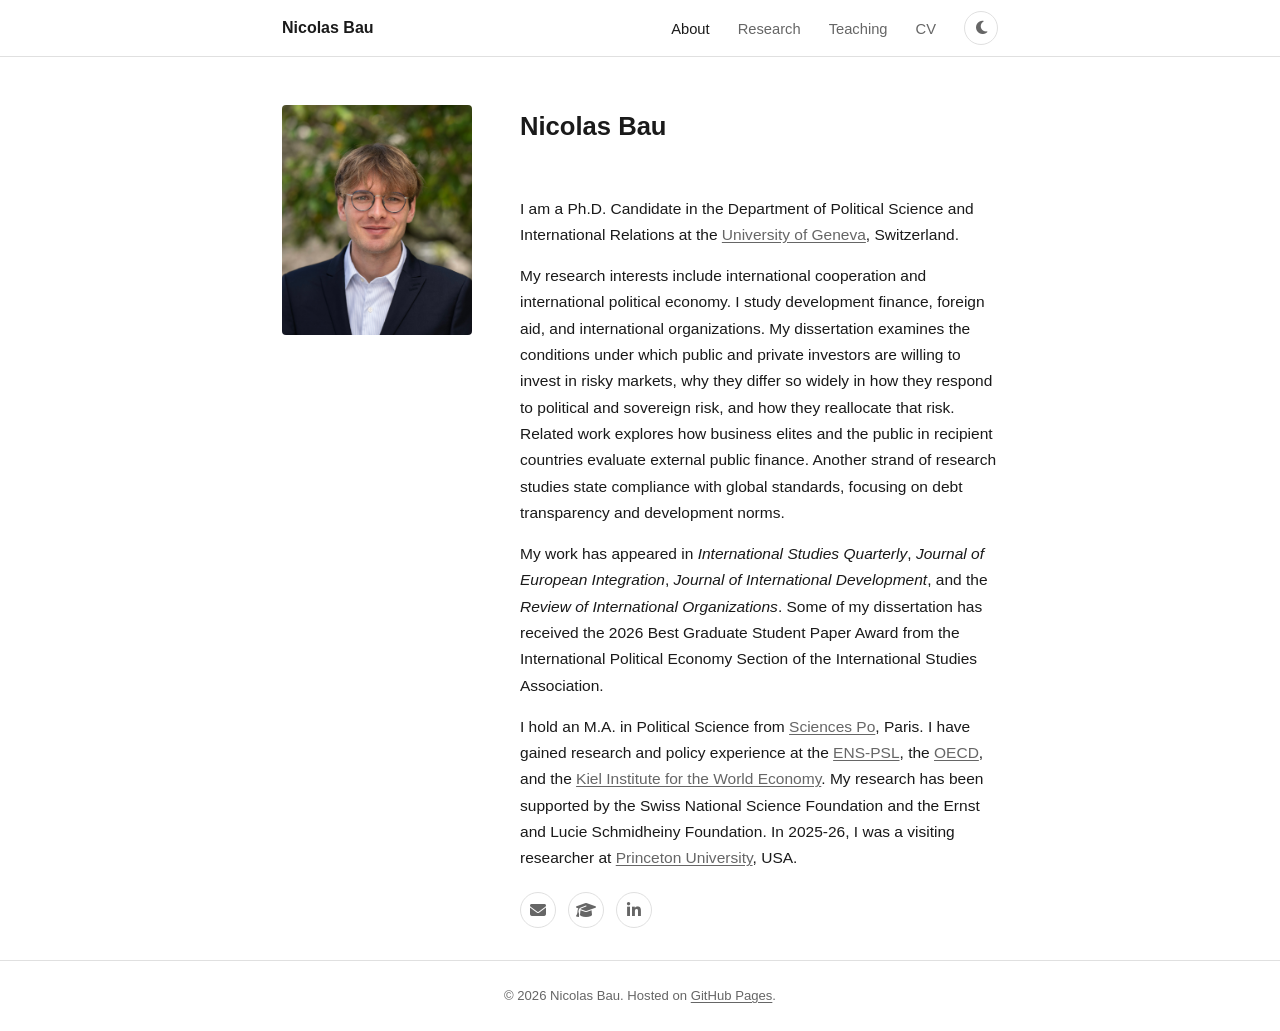
<file: index.html>
<!DOCTYPE html>
<html lang="en">
<head>
    <meta charset="UTF-8">
    <meta name="viewport" content="width=device-width, initial-scale=1.0">
    <title>Nicolas Bau</title>
    <link rel="stylesheet" href="style.css">
    <link rel="preconnect" href="https://fonts.googleapis.com">
    <link rel="preconnect" href="https://fonts.gstatic.com" crossorigin>
    <link href="https://fonts.googleapis.com/css2?family=Source+Sans+3:wght@300;400;600;700&family=Source+Serif+4:wght@400;600&display=swap" rel="stylesheet">
    <link rel="stylesheet" href="https://cdnjs.cloudflare.com/ajax/libs/font-awesome/6.5.1/css/all.min.css">
</head>
<body>

    <!-- Navigation -->
    <nav class="navbar">
        <div class="nav-container">
            <a href="index.html" class="nav-name">Nicolas Bau</a>
            <button class="nav-toggle" aria-label="Toggle navigation">
                <span></span><span></span><span></span>
            </button>
            <ul class="nav-links">
                <li><a href="index.html" class="active">About</a></li>
                <li><a href="research.html">Research</a></li>
                <li><a href="teaching.html">Teaching</a></li>
                <li><a href="cv.html">CV</a></li>
            </ul>
            <button class="theme-toggle" aria-label="Toggle dark mode" title="Toggle dark/light mode">
                <i class="fas fa-moon"></i>
            </button>
        </div>
    </nav>

    <!-- Main Content -->
    <main class="container">
        <section class="about-section">
            <div class="about-photo">
                <img src="photo.jpg" alt="Nicolas Bau">
            </div>
            <div class="about-text">
                <h1>Nicolas Bau</h1>
                <p class="subtitle"><br></p>
                <p class="bio">
                    I am a Ph.D. Candidate in the Department of Political Science and International Relations at the <a href="https://www.unige.ch/sciences-societe/speri/" target="_blank" class="bio-link">University of Geneva</a>, Switzerland. 

                </p>
                <p class="bio">
                    My research interests include international cooperation and international political economy. I study development finance, foreign aid, and international organizations. My dissertation examines the conditions under which public and private investors are willing to invest in risky markets, why they differ so widely in how they respond to political and sovereign risk, and how they reallocate that risk. Related work explores how business elites and the public in recipient countries evaluate external public finance. Another strand of research studies state compliance with global standards, focusing on debt transparency and development norms.

                    
                </p>

                <p class="bio">
                My work has appeared in <em>International Studies Quarterly</em>, <em>Journal of European Integration</em>, <em>Journal of International Development</em>, and the <em>Review of International Organizations</em>. Some of my dissertation has received the 2026 Best Graduate Student Paper Award from the International Political Economy Section of the International Studies Association.  
                    </p>

                <p class="bio">
                    I hold an M.A. in Political Science from <a href="https://www.sciencespo.fr/ecole-recherche/en/" target="_blank" class="bio-link">Sciences Po</a>, Paris. I have gained research and policy experience at the <a href="https://www.ens.psl.eu" target="_blank" class="bio-link">ENS-PSL</a>, the <a href="https://www.oecd.org/en/about/committees/development-assistance-committee.html" target="_blank" class="bio-link">OECD</a>, and the <a href="https://www.kielinstitut.de/?" target="_blank" class="bio-link">Kiel Institute for the World Economy</a>. My research has been supported by the Swiss National Science Foundation and the Ernst and Lucie Schmidheiny Foundation. In 2025-26, I was a visiting researcher at <a href="https://politics.princeton.edu/" target="_blank" class="bio-link">Princeton University</a>, USA. 
 
                </p>

                <div class="contact-links">
                    <a href="mailto:nicolas.bau@unige.ch" title="Email"><i class="fas fa-envelope"></i></a>
                    <a href="https://scholar.google.com/citations?user=7ZSGZasAAAAJ&hl=fr&oi=ao" title="Google Scholar" target="_blank"><i class="fas fa-graduation-cap"></i></a>
                    <a href="https://www.linkedin.com/in/nicolasbau/" title="LinkedIn" target="_blank"><i class="fab fa-linkedin-in"></i></a>
                </div>
            </div>
        </section>
    </main>

    <footer>
        <div class="container">
            <p>&copy; 2026 Nicolas Bau. Hosted on <a href="https://pages.github.com/" target="_blank">GitHub Pages</a>.</p>
        </div>
    </footer>

    <script src="script.js"></script>
</body>
</html>
</file>
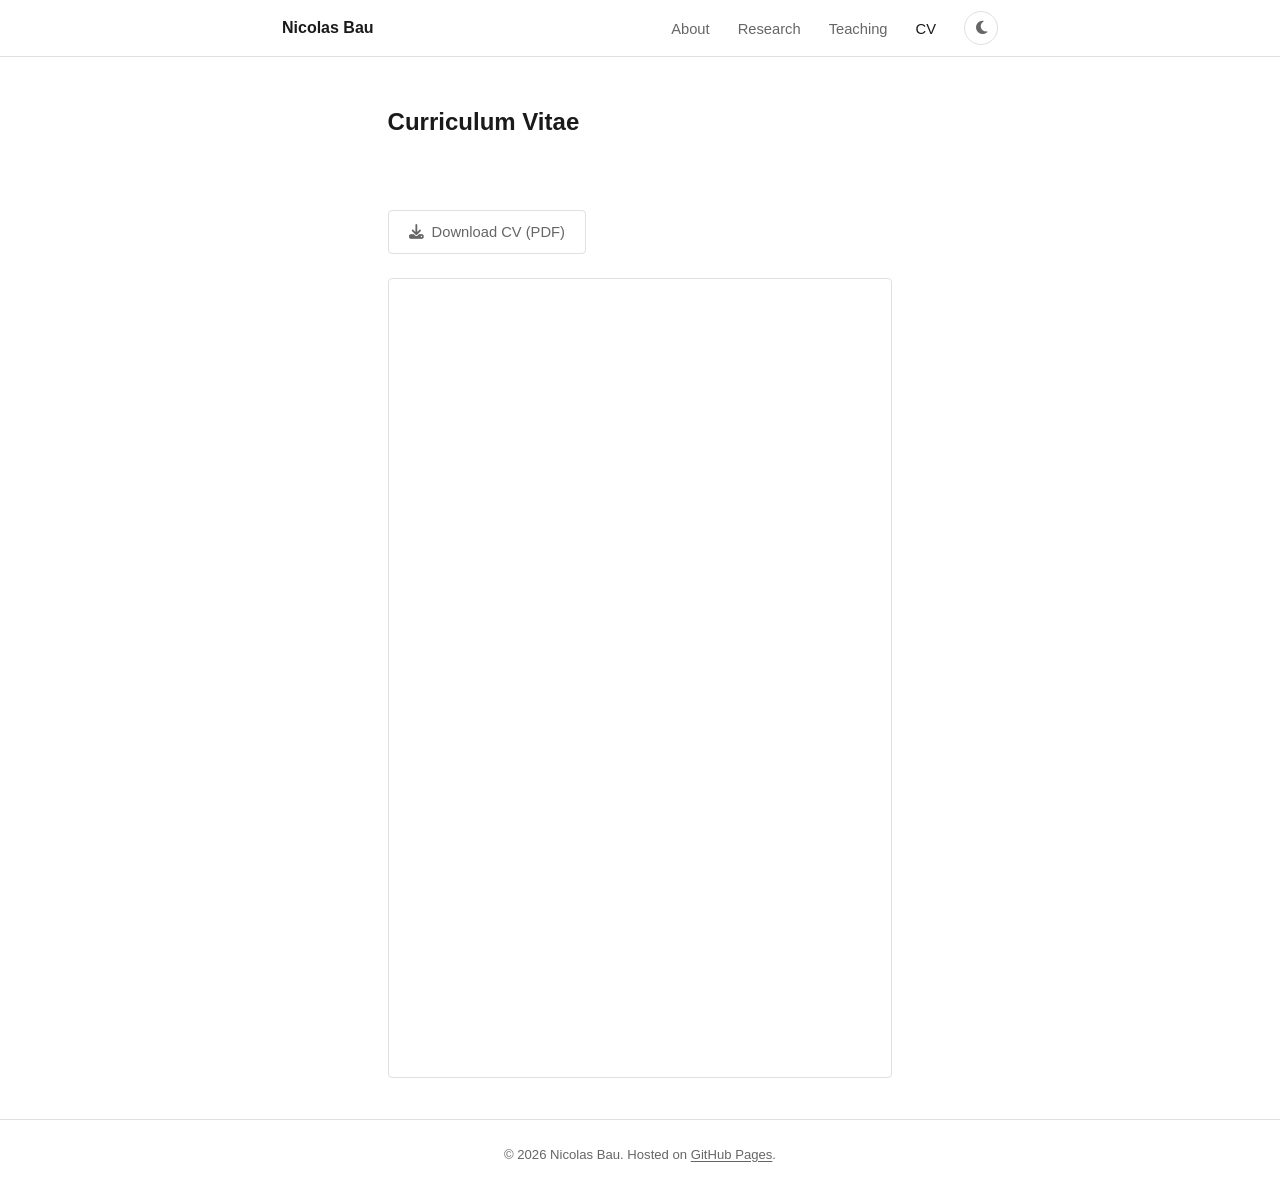
<file: cv.html>
<!DOCTYPE html>
<html lang="en">
<head>
    <meta charset="UTF-8">
    <meta name="viewport" content="width=device-width, initial-scale=1.0">
    <title>CV - Nicolas Bau</title>
    <link rel="stylesheet" href="style.css">
    <link rel="preconnect" href="https://fonts.googleapis.com">
    <link rel="preconnect" href="https://fonts.gstatic.com" crossorigin>
    <link href="https://fonts.googleapis.com/css2?family=Source+Sans+3:wght@300;400;600;700&family=Source+Serif+4:wght@400;600&display=swap" rel="stylesheet">
    <link rel="stylesheet" href="https://cdnjs.cloudflare.com/ajax/libs/font-awesome/6.5.1/css/all.min.css">
</head>
<body>

    <nav class="navbar">
        <div class="nav-container">
            <a href="index.html" class="nav-name">Nicolas Bau</a>
            <button class="nav-toggle" aria-label="Toggle navigation">
                <span></span><span></span><span></span>
            </button>
            <ul class="nav-links">
                <li><a href="index.html">About</a></li>
                <li><a href="research.html">Research</a></li>
                <li><a href="teaching.html">Teaching</a></li>
                <li><a href="cv.html" class="active">CV</a></li>
            </ul>
            <button class="theme-toggle" aria-label="Toggle dark mode" title="Toggle dark/light mode">
                <i class="fas fa-moon"></i>
            </button>
        </div>
    </nav>

    <main class="container">
        <div class="page-header">
            <h1>Curriculum Vitae</h1>
        </div>

        <div style="padding: 2rem 0;">
            <a href="nb_cv.pdf" class="cv-download" target="_blank">
                <i class="fas fa-download"></i> Download CV (PDF)
            </a>

            <iframe src="nb_cv.pdf" class="cv-embed" title="CV"></iframe>
        </div>
    </main>

    <footer>
        <div class="container">
            <p>&copy; 2026 Nicolas Bau. Hosted on <a href="https://pages.github.com/" target="_blank">GitHub Pages</a>.</p>
        </div>
    </footer>

    <script src="script.js"></script>
</body>
</html>
</file>
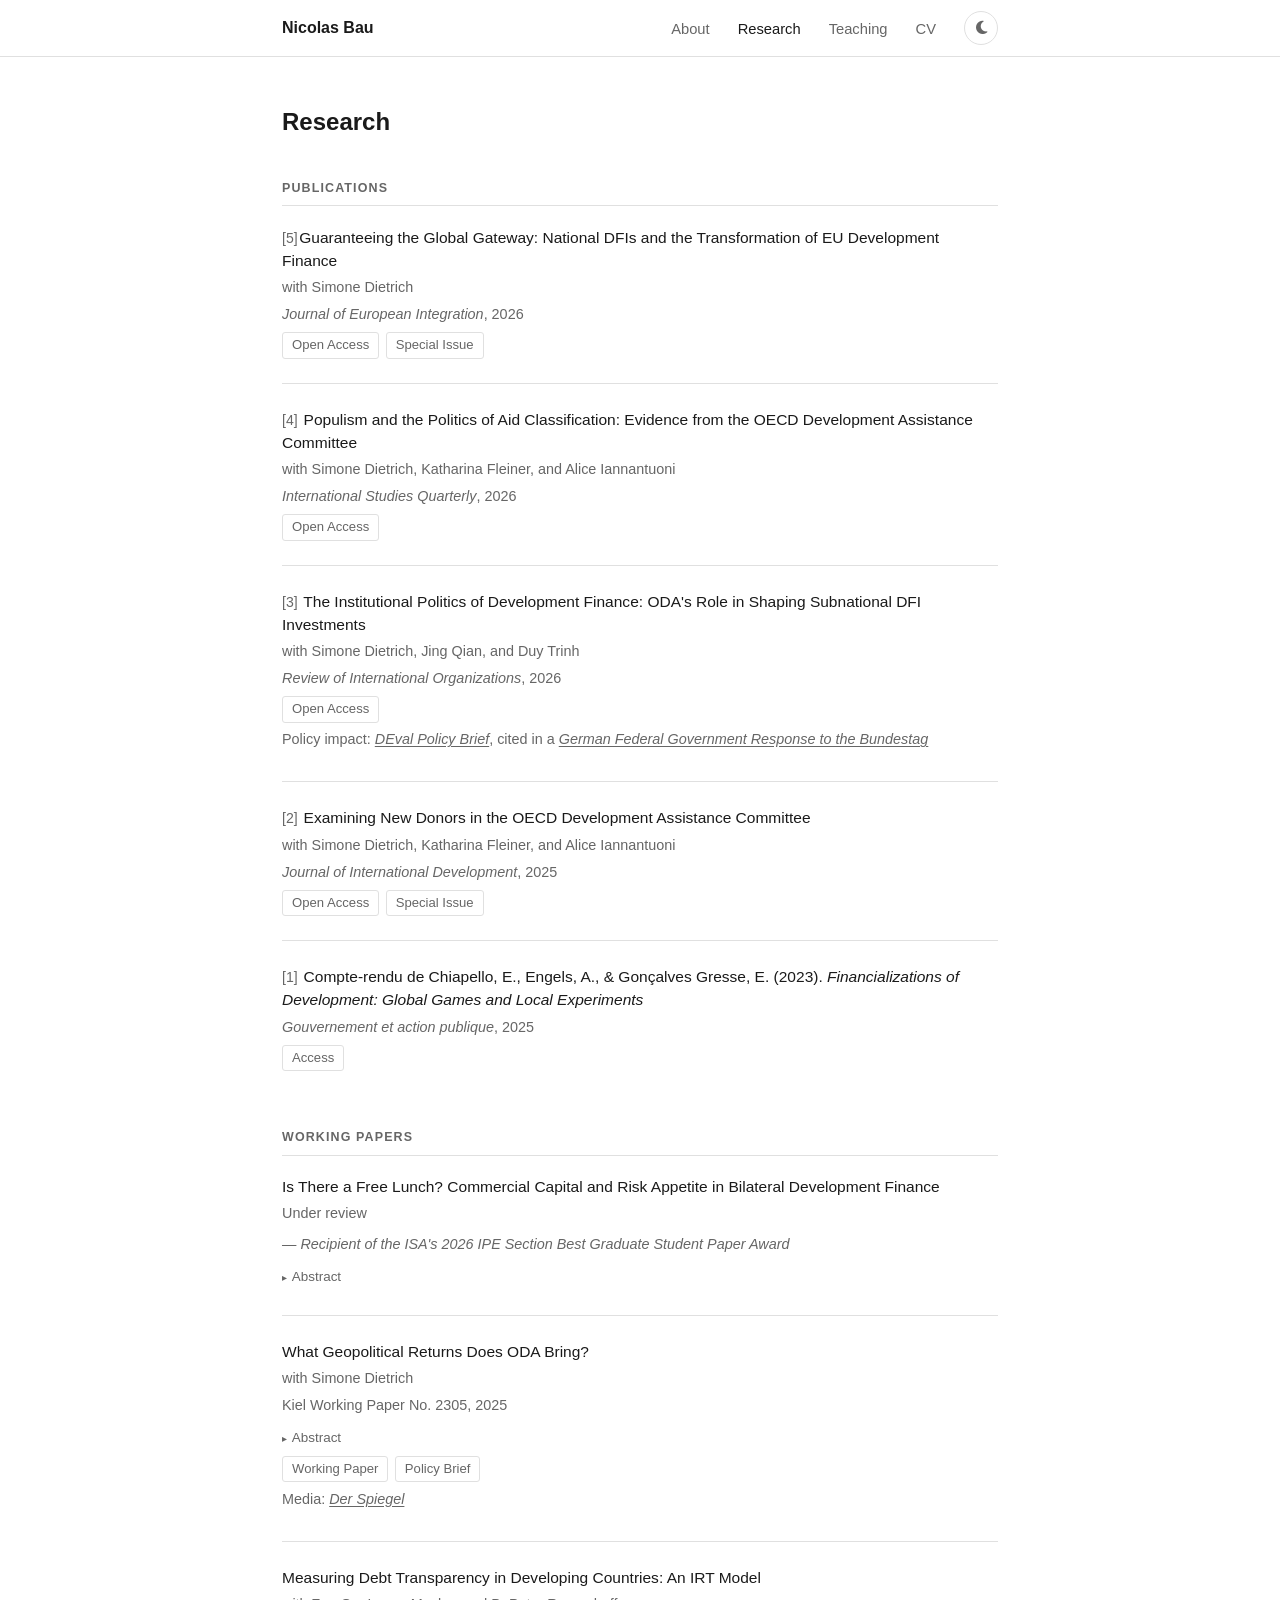
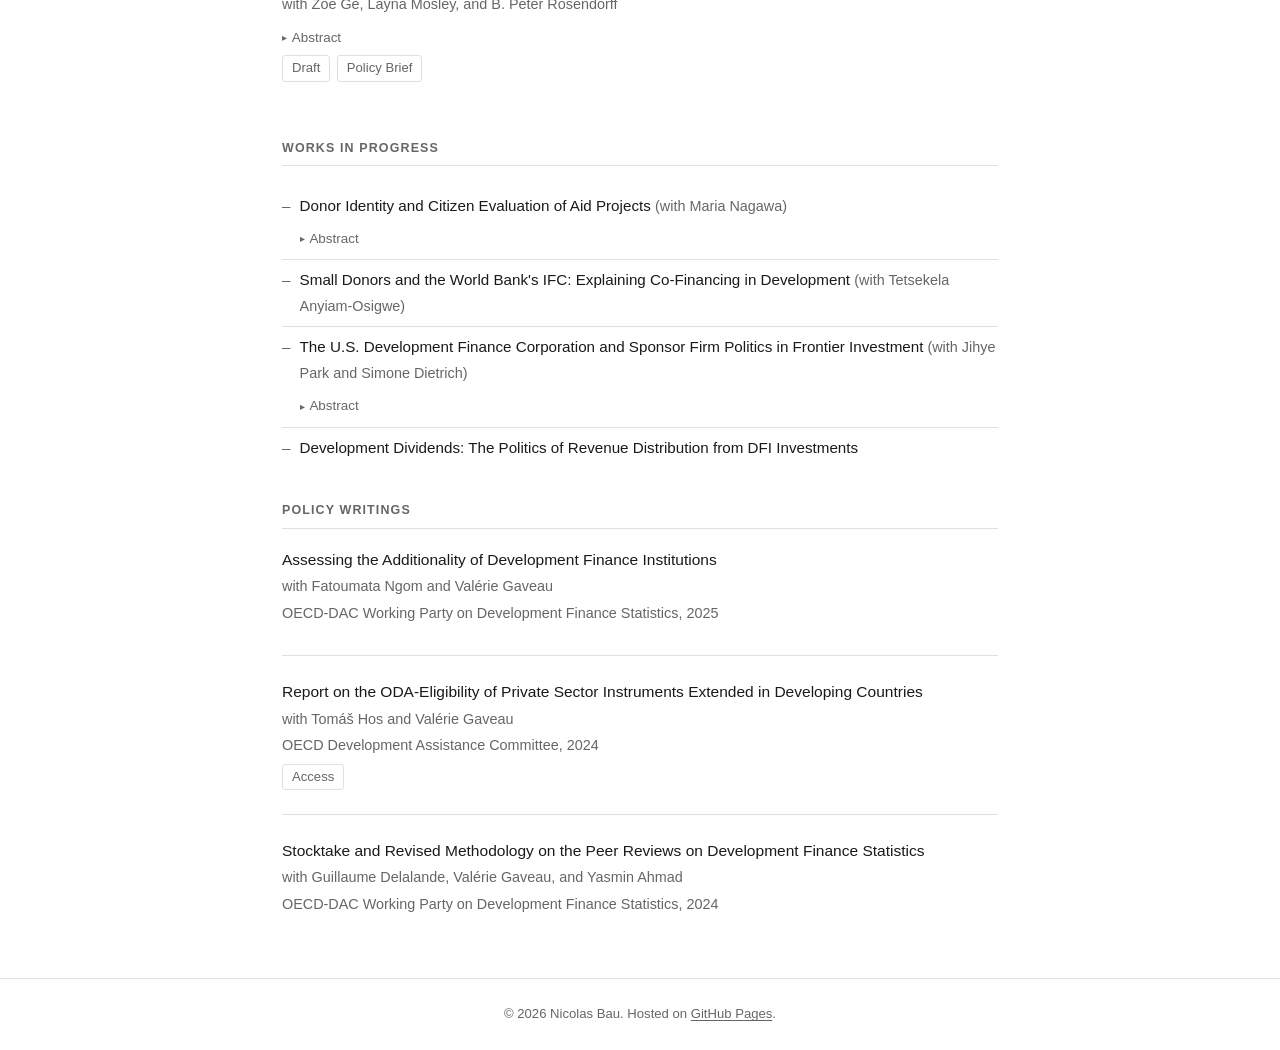
<file: research.html>
<!DOCTYPE html>
<html lang="en">
<head>
    <meta charset="UTF-8">
    <meta name="viewport" content="width=device-width, initial-scale=1.0">
    <title>Research - Nicolas Bau</title>
    <link rel="stylesheet" href="style.css">
    <link rel="stylesheet" href="https://cdnjs.cloudflare.com/ajax/libs/font-awesome/6.5.1/css/all.min.css">
</head>
<body>

    <nav class="navbar">
        <div class="nav-container">
            <a href="index.html" class="nav-name">Nicolas Bau</a>
            <button class="nav-toggle" aria-label="Toggle navigation">
                <span></span><span></span><span></span>
            </button>
            <ul class="nav-links">
                <li><a href="index.html">About</a></li>
                <li><a href="research.html" class="active">Research</a></li>
                <li><a href="teaching.html">Teaching</a></li>
                <li><a href="cv.html">CV</a></li>
            </ul>
            <button class="theme-toggle" aria-label="Toggle dark mode">
                <i class="fas fa-moon"></i>
            </button>
        </div>
    </nav>

    <main class="container">
        <div class="page-header">
            <h1>Research</h1>
        </div>

        <!-- Publications -->
        <section class="research-category">
            <h2>Publications</h2>

            <div class="paper">
                <div class="paper-title"><span class="paper-num">[5]</span>Guaranteeing the Global Gateway: National DFIs and the Transformation of EU Development Finance</div>
                <div class="paper-authors">with Simone Dietrich</div>
                <div class="paper-venue"><em>Journal of European Integration</em>, 2026</div>
                <div class="paper-links">
                    <a href="https://doi.org/10.1080/07036337.2026.2720059" target="_blank">Open Access</a>
                    <a href="https://doi.org/10.1080/07036337.2026.2716369" target="_blank">Special Issue</a>
                </div>
                </details>
            </div>

            

             <div class="paper">
                <div class="paper-title"><span class="paper-num">[4]</span> Populism and the Politics of Aid Classification: Evidence from the OECD Development Assistance Committee</div>
                <div class="paper-authors">with Simone Dietrich, Katharina Fleiner, and Alice Iannantuoni</div>
                <div class="paper-venue"><em>International Studies Quarterly</em>, 2026</div>
                  <div class="paper-links">
                    <a href="https://doi.org/10.1093/isq/sqag064" target="_blank">Open Access</a>
                </div>
                </details>
            </div>

            <div class="paper">
                <div class="paper-title"><span class="paper-num">[3]</span> The Institutional Politics of Development Finance: ODA's Role in Shaping Subnational DFI Investments</div>
                <div class="paper-authors">with Simone Dietrich, Jing Qian, and Duy Trinh</div>
                <div class="paper-venue"><em>Review of International Organizations</em>, 2026</div>
                 <div class="paper-links">
                    <a href="https://link.springer.com/article/10.1007/s11558-026-09640-8" target="_blank">Open Access</a>
                </div>
                 <div class="paper-venue" style="margin-top:0.3rem;">Policy impact: <a href="https://www.deval.org/fileadmin/Redaktion/PDF/05-Publikationen/Policy_Briefs/2026_9_Development_and_the_private_sector/DEval_Policy_Brief_9_2026_EZ___Wirtschaft_EN_final_barrierefrei.pdf" target="_blank" style="text-decoration:underline;text-underline-offset:2px;"><em>DEval Policy Brief</em></a>, cited in a <a href="https://dserver.bundestag.de/btd/21/088/2108814.pdf" target="_blank" style="text-decoration:underline;text-underline-offset:2px;"><em>German Federal Government Response to the Bundestag</em></a></div>
            </div>

            <div class="paper">
                <div class="paper-title"><span class="paper-num">[2]</span> Examining New Donors in the OECD Development Assistance Committee</div>
                <div class="paper-authors">with Simone Dietrich, Katharina Fleiner, and Alice Iannantuoni</div>
                <div class="paper-venue"><em>Journal of International Development</em>, 2025</div>
                <div class="paper-links">
                    <a href="https://doi.org/10.1002/jid.70000" target="_blank">Open Access</a>
                    <a href="https://onlinelibrary.wiley.com/doi/10.1002/jid.70087" target="_blank">Special Issue</a>
                </div>
            </div>

            <div class="paper">
                <div class="paper-title"><span class="paper-num">[1]</span> Compte-rendu de Chiapello, E., Engels, A., &amp; Gonçalves Gresse, E. (2023). <em>Financializations of Development: Global Games and Local Experiments</em></div>
                <div class="paper-venue"><em>Gouvernement et action publique</em>, 2025</div>
                <div class="paper-links">
                    <a href="https://shs.cairn.info/revue-gouvernement-et-action-publique-2025-1-page-136?lang=fr" target="_blank">Access</a>
                </div>
            </div>
        </section>

        <!-- Working Papers -->
        <section class="research-category">
            <h2>Working Papers</h2>

               <div class="paper">
                <div class="paper-title">Is There a Free Lunch? Commercial Capital and Risk Appetite in Bilateral Development Finance</div>
                 <div class="paper-venue"> Under review</div>
                <div class="paper-venue"><em>&mdash; Recipient of the ISA's 2026 IPE Section Best Graduate Student Paper Award</em></div>
                   <details class="paper-abstract">
                    <summary>Abstract</summary>
                    <div class="abstract-content">Bilateral development finance is often theorized as distinct from private finance: less pro-cyclical and more willing to stay engaged in countries facing economic turmoil. What happens when bilateral development finance draws on private capital? I argue that the source of capital of donor institutions shapes the extent to which they provide development finance to riskier countries. Using original data on 11,833 investments extended by 14 bilateral development finance institutions (DFIs) of 14 donor countries, I show that DFIs with a larger share of commercially sourced capital cut financing substantially after sovereign credit downgrades, and more so as downgrades grow more severe. Fully publicly-sourced DFIs, by contrast, do not measurably respond to downgrades. Consistent with a mechanism where commercial shareholders seek to shield their capital from losses, the effect is concentrated in loans and equity, which expose their balance sheets, and absent for state-backed guarantees. Efforts to widen the capital base of donor institutions may increase inequality in access to development finance. </div>
                </details>
            </div>

            <div class="paper">
                <div class="paper-title">What Geopolitical Returns Does ODA Bring?</div>
                <div class="paper-authors">with Simone Dietrich</div>
                <div class="paper-venue">Kiel Working Paper No. 2305, 2025</div>
                <details class="paper-abstract">
                    <summary>Abstract</summary>
                    <div class="abstract-content">We review the literature on the political economy of foreign aid, examining the geopolitical returns generated by Official Development Assistance (ODA). Our paper identifies under which conditions donors are able to influence political and economic outcomes in recipient countries, shape their behavior in global affairs, and adjust to domestic and international challenges. Building on an emerging body of research in international development finance, we propose future directions for the study of ODA in a contested global landscape.</div>
                </details>
                <div class="paper-links">
                    <a href="https://www.kielinstitut.de/fileadmin/Dateiverwaltung/IfW-Publications/fis-import/31e6ab23-80c8-401a-b651-b013d7960a82-KWP_2305.pdf" target="_blank">Working Paper</a>
                    <a href="https://globalnation.world/publications/the-security-and-geopolitical-benefits-of-aid/" target="_blank">Policy Brief</a>
                </div>
                <div class="paper-venue" style="margin-top:0.3rem;">Media: <a href="https://www.spiegel.de/politik/deutschland/entwicklungspolitik-deutschlands-kuerzungen-schaden-dem-internationalen-ansehen-a-b82cdc15-eb82-4c9b-8be5-4065a7f9bae2" target="_blank" style="text-decoration:underline;text-underline-offset:2px;"><em>Der Spiegel</em></a></div>
            </div>

            <div class="paper">
                <div class="paper-title">Measuring Debt Transparency in Developing Countries: An IRT Model</div>
                <div class="paper-authors">with Zoe Ge, Layna Mosley, and B. Peter Rosendorff</div>
                <details class="paper-abstract">
                    <summary>Abstract</summary>
                    <div class="abstract-content">Debt transparency is essential for managing sovereign debt, but it is often hindered by political and technical constraints. This paper introduces the Princeton-NYU Debt Transparency (PNDT) measure, a standardized index of debt transparency over time and across countries. The PNDT leverages missing data from the World Bank's Debtor Reporting System using a Bayesian item response theory model. Covering 113 countries from 1994 to 2022, the index is correlated with the domestic electoral cycle, openness, financial crises, and other international political dynamics. Debt transparency is not merely a matter of technical capacity but is also a political choice made by elected officials.</div>
                </details>
                <div class="paper-links">
                    <a href="https://www.peio.me/wp-content/uploads/PEIO18/submission_129.pdf" target="_blank">Draft</a>
                    <a href="https://psfl.princeton.edu/sites/g/files/toruqf5686/files/documents/PSFL%20Policy%20Brief%2025-3.pdf" target="_blank">Policy Brief</a>
                </div>
            </div>
        </section>

        <!-- Works in Progress -->
        <section class="research-category">
            <h2>Works in Progress</h2>
            <ul class="wip-list">
                <li>Donor Identity and Citizen Evaluation of Aid Projects <span class="wip-coauthors"> (with Maria Nagawa)</span>
            <details class="paper-abstract">
            <summary>Abstract</summary>
            <div class="abstract-content">Chinese-financed development projects are often evaluated more negatively than Western ones, even where Chinese finance delivers stronger development outcomes. Existing work does not disentangle whether this “reputation deficit” reflects attitudes toward China as a funder or responses to racial identity. To determine what drives this reputation deficit, we rely on a forced conjoint experiment varying attributes of projects and their managers. We will field the survey experiment in three countries that rely heavily on Chinese financing, with a pre-test planned for September 2026. This research will contribute to growing literature showing the importance of race in shaping international relations. 
            </div>
            </details> 
                </li>
                <li>Small Donors and the World Bank's IFC: Explaining Co-Financing in Development <span class="wip-coauthors"> (with Tetsekela Anyiam-Osigwe)</span></li>
                <li>The U.S. Development Finance Corporation and Sponsor Firm Politics in Frontier Investment<span class="wip-coauthors"> (with Jihye Park and Simone Dietrich)</span>
                     <details class="paper-abstract">
            <summary>Abstract</summary> 
            <div class="abstract-content">Development finance institutions back private firms in difficult markets with loans, guarantees, and political risk insurance. Research has concentrated on state motives and allocation, and much less on how the firms that hold public backing engage their home governments. We study the US International Development Finance Corporation (DFC) and its predecessor, the Overseas Private Investment Corporation (OPIC), and argue that the form of backing shapes when sponsor firms lobby their home government about the host country. Direct loans make the DFC a creditor with its own incentives to monitor the investment, giving sponsor firms little reason to increase political engagement after the award. Guarantees and insurance instead create contingent public commitment whose consequences depend on later events, thus increasing sponsor firms' incentives to seek home government support when host country risks emerge. Linking OPIC and DFC project records to federal lobbying disclosures in a firm-country-year panel covering 54 sponsor firms from 2000 to 2021, we find that lobbying on the host country rises about tenfold after a guarantee or insurance award and shows no detectable change after a direct loan. Loan sponsors are often engaged on the host country before the award, and prior lobbying on a country raises the odds of a direct loan there about fivefold. The findings shift the study of development finance from the allocation of public backing to the political relationship it creates. They also show how the design of public commitments can shape corporate political activity and the politics around private investment in recipient countries. 
 
            </div>
            </details> 
                </li>
                <li>Development Dividends: The Politics of Revenue Distribution from DFI Investments</li>
            </ul>
        </section>

        <!-- Policy Writings -->
        <section class="research-category">
            <h2>Policy Writings</h2>

            <div class="paper">
                <div class="paper-title">Assessing the Additionality of Development Finance Institutions</div>
                <div class="paper-authors">with Fatoumata Ngom and Valérie Gaveau</div>
                <div class="paper-venue">OECD-DAC Working Party on Development Finance Statistics, 2025</div>
            </div>

            <div class="paper">
                <div class="paper-title">Report on the ODA-Eligibility of Private Sector Instruments Extended in Developing Countries</div>
                <div class="paper-authors">with Tomáš Hos and Valérie Gaveau</div>
                <div class="paper-venue">OECD Development Assistance Committee, 2024</div>
                <div class="paper-links">
                    <a href="https://one.oecd.org/document/DCD/DAC(2024)46/FINAL/en/pdf" target="_blank">Access</a>
                </div>
            </div>

            <div class="paper">
                <div class="paper-title">Stocktake and Revised Methodology on the Peer Reviews on Development Finance Statistics</div>
                <div class="paper-authors">with Guillaume Delalande, Valérie Gaveau, and Yasmin Ahmad</div>
                <div class="paper-venue">OECD-DAC Working Party on Development Finance Statistics, 2024</div>
            </div>
        </section>
    </main>

    <footer>
        <div class="container">
            <p>&copy; 2026 Nicolas Bau. Hosted on <a href="https://pages.github.com/" target="_blank">GitHub Pages</a>.</p>
        </div>
    </footer>

    <script src="script.js"></script>
</body>
</html>
</file>
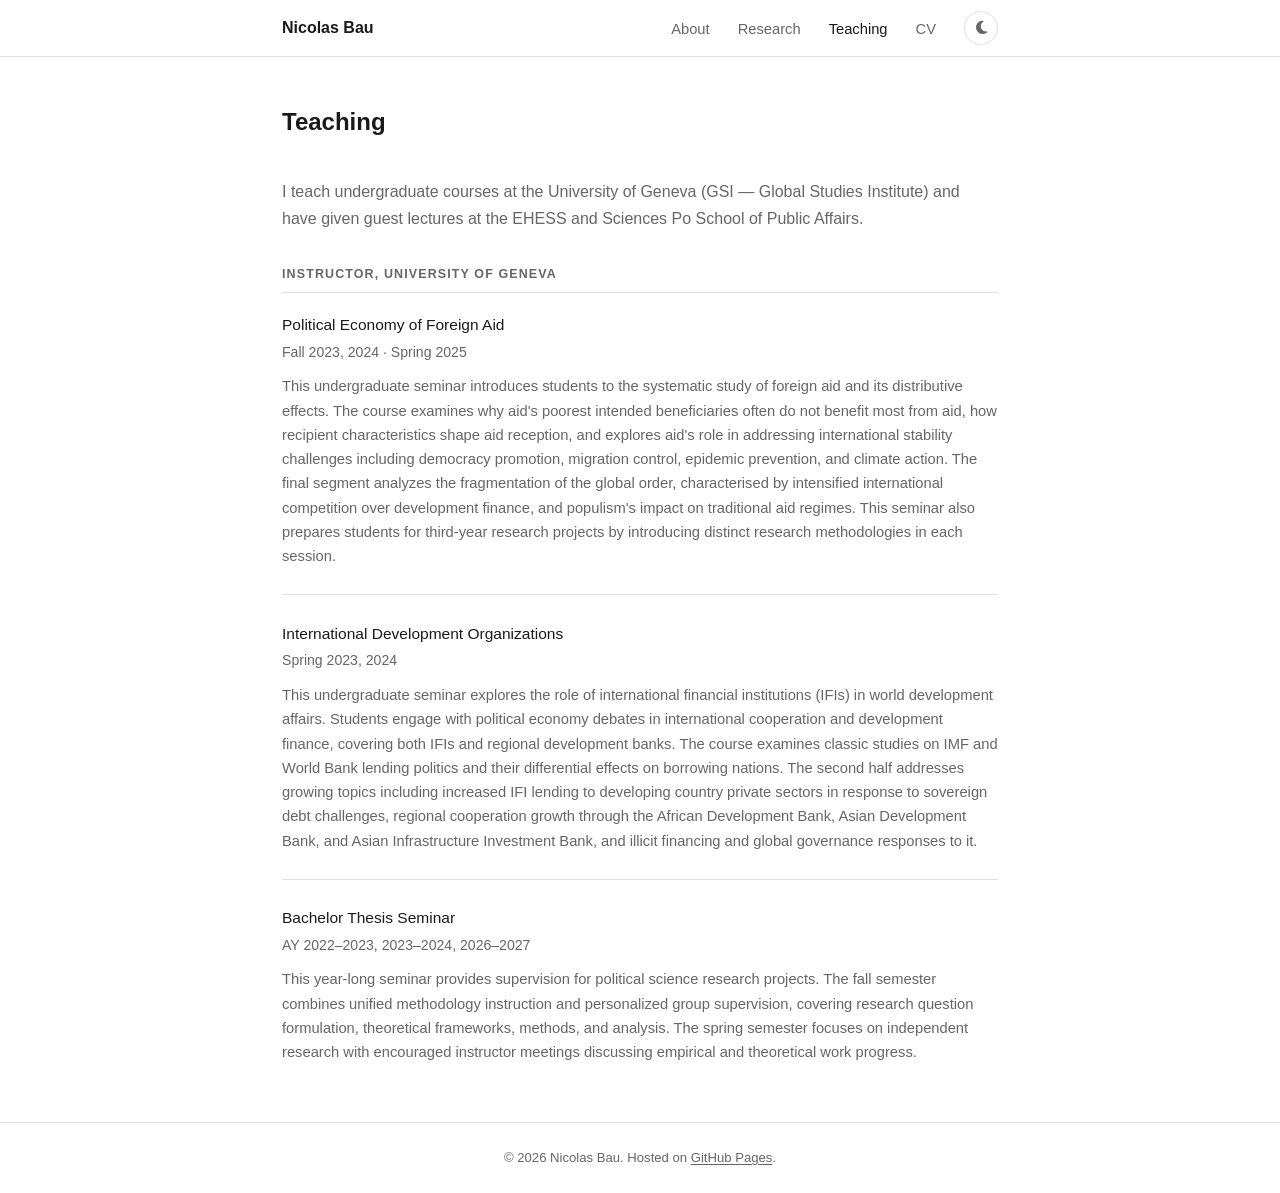
<file: teaching.html>
<!DOCTYPE html>
<html lang="en">
<head>
    <meta charset="UTF-8">
    <meta name="viewport" content="width=device-width, initial-scale=1.0">
    <title>Teaching - Nicolas Bau</title>
    <link rel="stylesheet" href="style.css">
    <link rel="preconnect" href="https://fonts.googleapis.com">
    <link rel="preconnect" href="https://fonts.gstatic.com" crossorigin>
    <link href="https://fonts.googleapis.com/css2?family=Source+Sans+3:wght@300;400;600;700&family=Source+Serif+4:wght@400;600&display=swap" rel="stylesheet">
    <link rel="stylesheet" href="https://cdnjs.cloudflare.com/ajax/libs/font-awesome/6.5.1/css/all.min.css">
</head>
<body>

    <nav class="navbar">
        <div class="nav-container">
            <a href="index.html" class="nav-name">Nicolas Bau</a>
            <button class="nav-toggle" aria-label="Toggle navigation">
                <span></span><span></span><span></span>
            </button>
            <ul class="nav-links">
                <li><a href="index.html">About</a></li>
                <li><a href="research.html">Research</a></li>
                <li><a href="teaching.html" class="active">Teaching</a></li>
                <li><a href="cv.html">CV</a></li>
            </ul>
            <button class="theme-toggle" aria-label="Toggle dark mode" title="Toggle dark/light mode">
                <i class="fas fa-moon"></i>
            </button>
        </div>
    </nav>

    <main class="container">
        <div class="page-header">
            <h1>Teaching</h1>
        </div>

        <p style="margin-bottom: 2rem; color: var(--text-light);">
            I teach undergraduate courses at the University of Geneva (GSI &mdash; Global Studies Institute) and have given guest lectures at the EHESS and Sciences Po School of Public Affairs.
        </p>

        <section class="research-category">
            <h2>Instructor, University of Geneva</h2>

            <div class="course">
                <h3>Political Economy of Foreign Aid</h3>
                <div class="course-meta">Fall 2023, 2024 &middot; Spring 2025</div>
                <p>
                    This undergraduate seminar introduces students to the systematic study of foreign aid and its distributive effects. The course examines why aid's poorest intended beneficiaries often do not benefit most from aid, how recipient characteristics shape aid reception, and explores aid's role in addressing international stability challenges including democracy promotion, migration control, epidemic prevention, and climate action. The final segment analyzes the fragmentation of the global order, characterised by intensified international competition over development finance, and populism's impact on traditional aid regimes. This seminar also prepares students for third-year research projects by introducing distinct research methodologies in each session.
                </p>
            </div>

            <div class="course">
                <h3>International Development Organizations</h3>
                <div class="course-meta">Spring 2023, 2024</div>
                <p>
                    This undergraduate seminar explores the role of international financial institutions (IFIs) in world development affairs. Students engage with political economy debates in international cooperation and development finance, covering both IFIs and regional development banks. The course examines classic studies on IMF and World Bank lending politics and their differential effects on borrowing nations. The second half addresses growing topics including increased IFI lending to developing country private sectors in response to sovereign debt challenges, regional cooperation growth through the African Development Bank, Asian Development Bank, and Asian Infrastructure Investment Bank, and illicit financing and global governance responses to it.
                </p>
            </div>

            <div class="course">
                <h3>Bachelor Thesis Seminar</h3>
                <div class="course-meta">AY 2022&ndash;2023, 2023&ndash;2024, 2026&ndash;2027</div>
                <p>
                    This year-long seminar provides supervision for political science research projects. The fall semester combines unified methodology instruction and personalized group supervision, covering research question formulation, theoretical frameworks, methods, and analysis. The spring semester focuses on independent research with encouraged instructor meetings discussing empirical and theoretical work progress.
                </p>
            </div>
        </section>
    </main>

    <footer>
        <div class="container">
            <p>&copy; 2026 Nicolas Bau. Hosted on <a href="https://pages.github.com/" target="_blank">GitHub Pages</a>.</p>
        </div>
    </footer>

    <script src="script.js"></script>
</body>
</html>
</file>
<file: style.css>
/* ── Reset & Base ───────────────────────────────── */
*, *::before, *::after {
    margin: 0;
    padding: 0;
    box-sizing: border-box;
}

:root {
    --text:       #1a1a1a;
    --text-light: #666;
    --bg:         #fff;
    --bg-card:    #fff;
    --border:     #e0e0e0;
    --radius:     4px;
}

html { scroll-behavior: smooth; }

body {
    font-family: -apple-system, BlinkMacSystemFont, "Segoe UI", Roboto, "Helvetica Neue", Arial, sans-serif;
    font-size: 16px;
    line-height: 1.7;
    color: var(--text);
    background: var(--bg);
    min-height: 100vh;
    display: flex;
    flex-direction: column;
    transition: background-color 0.25s, color 0.25s;
}

a {
    color: inherit;
    text-decoration: none;
    transition: color 0.15s;
}

/* ── Container ─────────────────────────────────── */
.container {
    max-width: 780px;
    margin: 0 auto;
    padding: 0 2rem;
}

/* ── Navigation ────────────────────────────────── */
.navbar {
    background: var(--bg);
    border-bottom: 1px solid var(--border);
    position: sticky;
    top: 0;
    z-index: 100;
    transition: background 0.25s, border-color 0.25s;
}

.nav-container {
    max-width: 780px;
    margin: 0 auto;
    padding: 0 2rem;
    display: flex;
    align-items: center;
    height: 56px;
    gap: 1rem;
}

.nav-name {
    font-weight: 600;
    font-size: 1rem;
    color: var(--text);
    flex-shrink: 0;
}

.nav-name:hover { color: var(--text-light); }

.nav-links {
    list-style: none;
    display: flex;
    gap: 0.25rem;
    margin-left: auto;
}

.nav-links a {
    color: var(--text-light);
    padding: 0.35rem 0.75rem;
    border-radius: var(--radius);
    font-size: 0.92rem;
    transition: color 0.15s;
}

.nav-links a:hover,
.nav-links a.active {
    color: var(--text);
}

/* Mobile nav toggle */
.nav-toggle {
    display: none;
    background: none;
    border: none;
    cursor: pointer;
    padding: 0.5rem;
    margin-left: auto;
}

.nav-toggle span {
    display: block;
    width: 22px;
    height: 2px;
    background: var(--text);
    margin: 5px 0;
    transition: 0.3s;
}

/* Theme toggle */
.theme-toggle {
    background: none;
    border: 1px solid var(--border);
    border-radius: 50%;
    width: 34px;
    height: 34px;
    cursor: pointer;
    display: flex;
    align-items: center;
    justify-content: center;
    font-size: 0.95rem;
    color: var(--text-light);
    transition: all 0.2s;
    flex-shrink: 0;
}

.theme-toggle:hover {
    color: var(--text);
    border-color: var(--text-light);
}

/* ── About Section ─────────────────────────────── */
.about-section {
    display: flex;
    gap: 3rem;
    align-items: flex-start;
    padding: 3rem 0 2rem;
}

.about-photo { flex-shrink: 0; }

.about-photo img {
    width: 190px;
    height: 230px;
    object-fit: cover;
    border-radius: var(--radius);
    display: block;
}

.about-text h1 {
    font-size: 1.6rem;
    font-weight: 600;
    color: var(--text);
    margin-bottom: 0.15rem;
}

.subtitle {
    color: var(--text-light);
    font-size: 1rem;
    margin-bottom: 1.1rem;
}

.bio {
    font-size: 0.97rem;
    color: var(--text);
    margin-bottom: 0.9rem;
    line-height: 1.7;
}

.bio-link {
    color: var(--text-light);
    text-decoration: underline;
    text-underline-offset: 2px;
}

.bio-link:hover { color: var(--text); }

.contact-links {
    display: flex;
    gap: 0.75rem;
    margin-top: 1.25rem;
}

.contact-links a {
    display: flex;
    align-items: center;
    justify-content: center;
    width: 36px;
    height: 36px;
    border-radius: 50%;
    border: 1px solid var(--border);
    color: var(--text-light);
    font-size: 1rem;
    transition: color 0.15s, border-color 0.15s;
}

.contact-links a:hover {
    color: var(--text);
    border-color: var(--text-light);
}

/* ── Page Header ───────────────────────────────── */
.page-header {
    padding: 2.8rem 0 0;
    margin-bottom: 2.2rem;
}

.page-header h1 {
    font-size: 1.5rem;
    font-weight: 600;
    color: var(--text);
}

/* ── Research Sections ─────────────────────────── */
.research-category {
    margin-bottom: 2rem;
}

.research-category h2 {
    font-size: 0.78rem;
    font-weight: 600;
    color: var(--text-light);
    text-transform: uppercase;
    letter-spacing: 0.09em;
    margin-bottom: 1.2rem;
    padding-bottom: 0.4rem;
    border-bottom: 1px solid var(--border);
}

.paper {
    margin-bottom: 1.5rem;
    padding-bottom: 1.5rem;
    border-bottom: 1px solid var(--border);
}

.paper:last-child { border-bottom: none; }

.paper-num {
    color: var(--text-light);
    font-size: 0.88rem;
    margin-right: 0.1rem;
}

.paper-title {
    font-size: 0.97rem;
    font-weight: 500;
    color: var(--text);
    margin-bottom: 0.2rem;
    line-height: 1.5;
}

.paper-title a {
    color: inherit;
    text-decoration: none;
}

.paper-title a:hover { text-decoration: underline; text-underline-offset: 2px; }

.paper-authors {
    font-size: 0.9rem;
    color: var(--text-light);
    margin-bottom: 0.15rem;
}

.paper-venue {
    font-size: 0.9rem;
    color: var(--text-light);
    margin-bottom: 0.35rem;
}

.paper-status {
    display: block;
    font-size: 0.9rem;
    font-style: italic;
    color: var(--text-light);
    margin-bottom: 0.3rem;
}

.paper-actions {
    display: flex;
    flex-wrap: wrap;
    gap: 0.4rem;
    align-items: flex-start;
    margin-top: 0.4rem;
}

.paper-links {
    display: flex;
    flex-wrap: wrap;
    gap: 0.4rem;
    margin-top: 0.35rem;
}

.paper-links a,
.paper-actions > a {
    display: inline-block;
    font-size: 0.82rem;
    padding: 1px 9px;
    border: 1px solid var(--border);
    border-radius: 3px;
    color: var(--text-light);
    transition: color 0.15s, border-color 0.15s;
}

.paper-links a:hover,
.paper-actions > a:hover {
    color: var(--text);
    border-color: var(--text-light);
}

/* Abstract toggle */
details.paper-abstract {
    display: block;
    margin-top: 0.35rem;
    margin-bottom: 0.1rem;
}

details.paper-abstract summary {
    font-size: 0.84rem;
    color: var(--text-light);
    cursor: pointer;
    padding: 0;
    border: none;
    background: none;
    display: inline-flex;
    align-items: center;
    gap: 0.3rem;
    list-style: none;
    user-select: none;
    transition: color 0.15s;
}

details.paper-abstract summary::-webkit-details-marker { display: none; }

details.paper-abstract summary::before {
    content: "▸";
    font-size: 0.65rem;
    display: inline-block;
    transition: transform 0.15s;
}

details.paper-abstract[open] summary::before {
    transform: rotate(90deg);
}

details.paper-abstract summary:hover { color: var(--text); }

details.paper-abstract .abstract-content {
    margin-top: 0.5rem;
    padding-left: 0.85rem;
    border-left: 2px solid var(--border);
    font-size: 0.9rem;
    line-height: 1.65;
    color: var(--text-light);
}

/* ── Works in Progress ─────────────────────────── */
.wip-list {
    list-style: none;
    padding: 0;
}

.wip-list li {
    font-size: 0.95rem;
    color: var(--text);
    padding: 0.45rem 0;
    padding-left: 1.1rem;
    position: relative;
    border-bottom: 1px solid var(--border);
}

.wip-list li:last-child { border-bottom: none; }

.wip-list li::before {
    content: "–";
    position: absolute;
    left: 0;
    color: var(--text-light);
}

.wip-coauthors {
    color: var(--text-light);
    font-size: 0.9rem;
}

/* ── Teaching ──────────────────────────────────── */
.course {
    margin-bottom: 1.6rem;
    padding-bottom: 1.6rem;
    border-bottom: 1px solid var(--border);
}

.course:last-child { border-bottom: none; }

.course h3 {
    font-size: 0.97rem;
    font-weight: 500;
    color: var(--text);
    margin-bottom: 0.15rem;
}

.course-meta {
    font-size: 0.88rem;
    color: var(--text-light);
    margin-bottom: 0.6rem;
}

.course p {
    font-size: 0.92rem;
    color: var(--text-light);
    line-height: 1.65;
}

/* ── CV Page ───────────────────────────────────── */
.cv-download {
    display: inline-flex;
    align-items: center;
    gap: 0.5rem;
    padding: 0.55rem 1.25rem;
    border: 1px solid var(--border);
    border-radius: var(--radius);
    color: var(--text-light);
    font-size: 0.92rem;
    font-weight: 500;
    transition: color 0.15s, border-color 0.15s;
}

.cv-download:hover {
    color: var(--text);
    border-color: var(--text-light);
}

.cv-embed {
    margin-top: 1.5rem;
    width: 100%;
    height: 800px;
    border: 1px solid var(--border);
    border-radius: var(--radius);
}

/* ── Footer ────────────────────────────────────── */
footer {
    margin-top: auto;
    padding: 1.5rem 0;
    text-align: center;
    font-size: 0.82rem;
    color: var(--text-light);
    border-top: 1px solid var(--border);
}

footer a {
    color: var(--text-light);
    text-decoration: underline;
    text-underline-offset: 2px;
}

/* ── Dark Mode ─────────────────────────────────── */
[data-theme="dark"] {
    --text:       #e0e0e0;
    --text-light: #999;
    --bg:         #1a1a1a;
    --bg-card:    #242424;
    --border:     #333;
}

/* ── Responsive ────────────────────────────────── */
@media (max-width: 680px) {
    .about-section {
        flex-direction: column;
        align-items: center;
        text-align: center;
        gap: 1.5rem;
        padding: 2rem 0;
    }

    .about-photo img { width: 150px; height: 185px; }

    .contact-links { justify-content: center; }

    .nav-toggle { display: flex; flex-direction: column; }

    .nav-links {
        display: none;
        position: absolute;
        top: 56px;
        left: 0;
        right: 0;
        background: var(--bg);
        border-bottom: 1px solid var(--border);
        flex-direction: column;
        padding: 0.75rem 2rem;
        gap: 0;
    }

    .nav-links.open { display: flex; }

    .nav-links a {
        display: block;
        padding: 0.6rem 0;
        border-bottom: 1px solid var(--border);
    }

    .nav-links a:last-child { border-bottom: none; }

    /* hide theme toggle next to hamburger on mobile, keep it in nav */
    .nav-toggle { order: 2; margin-left: auto; }
    .theme-toggle { order: 3; }
}
</file>
